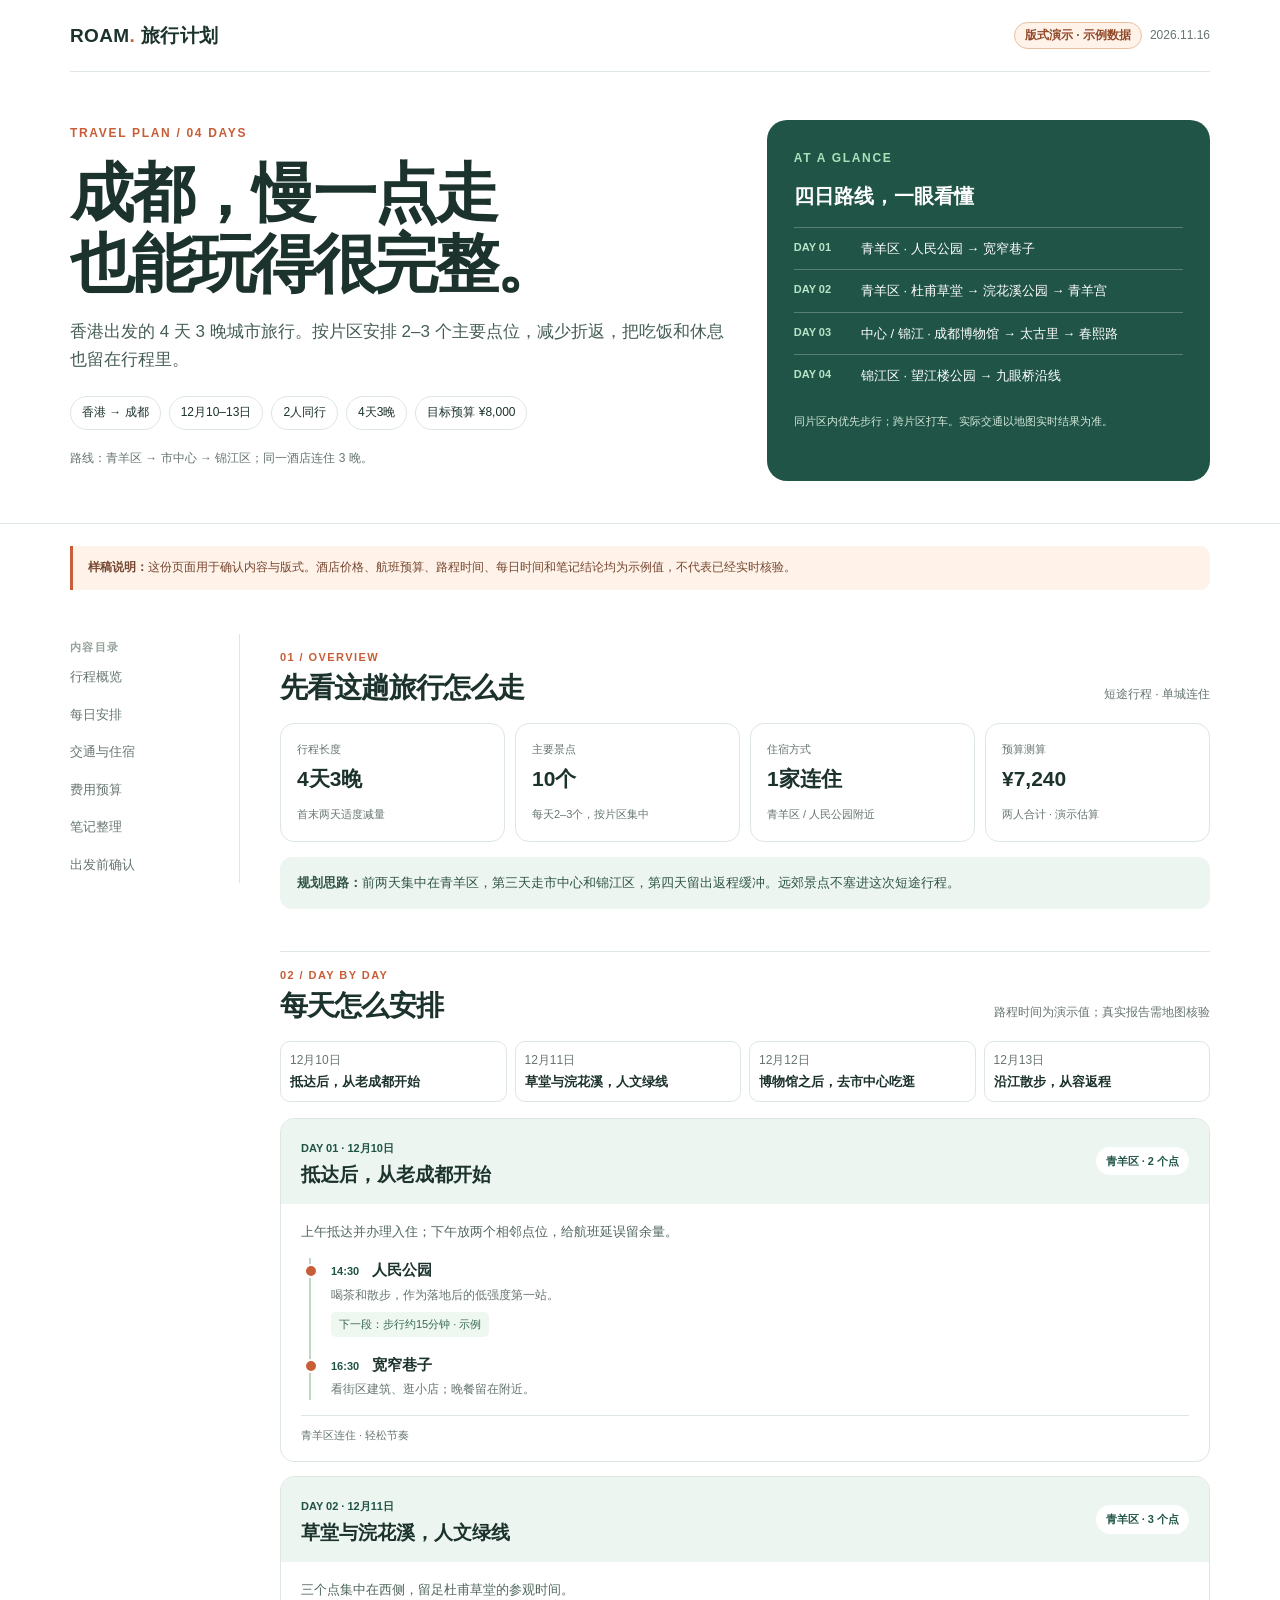
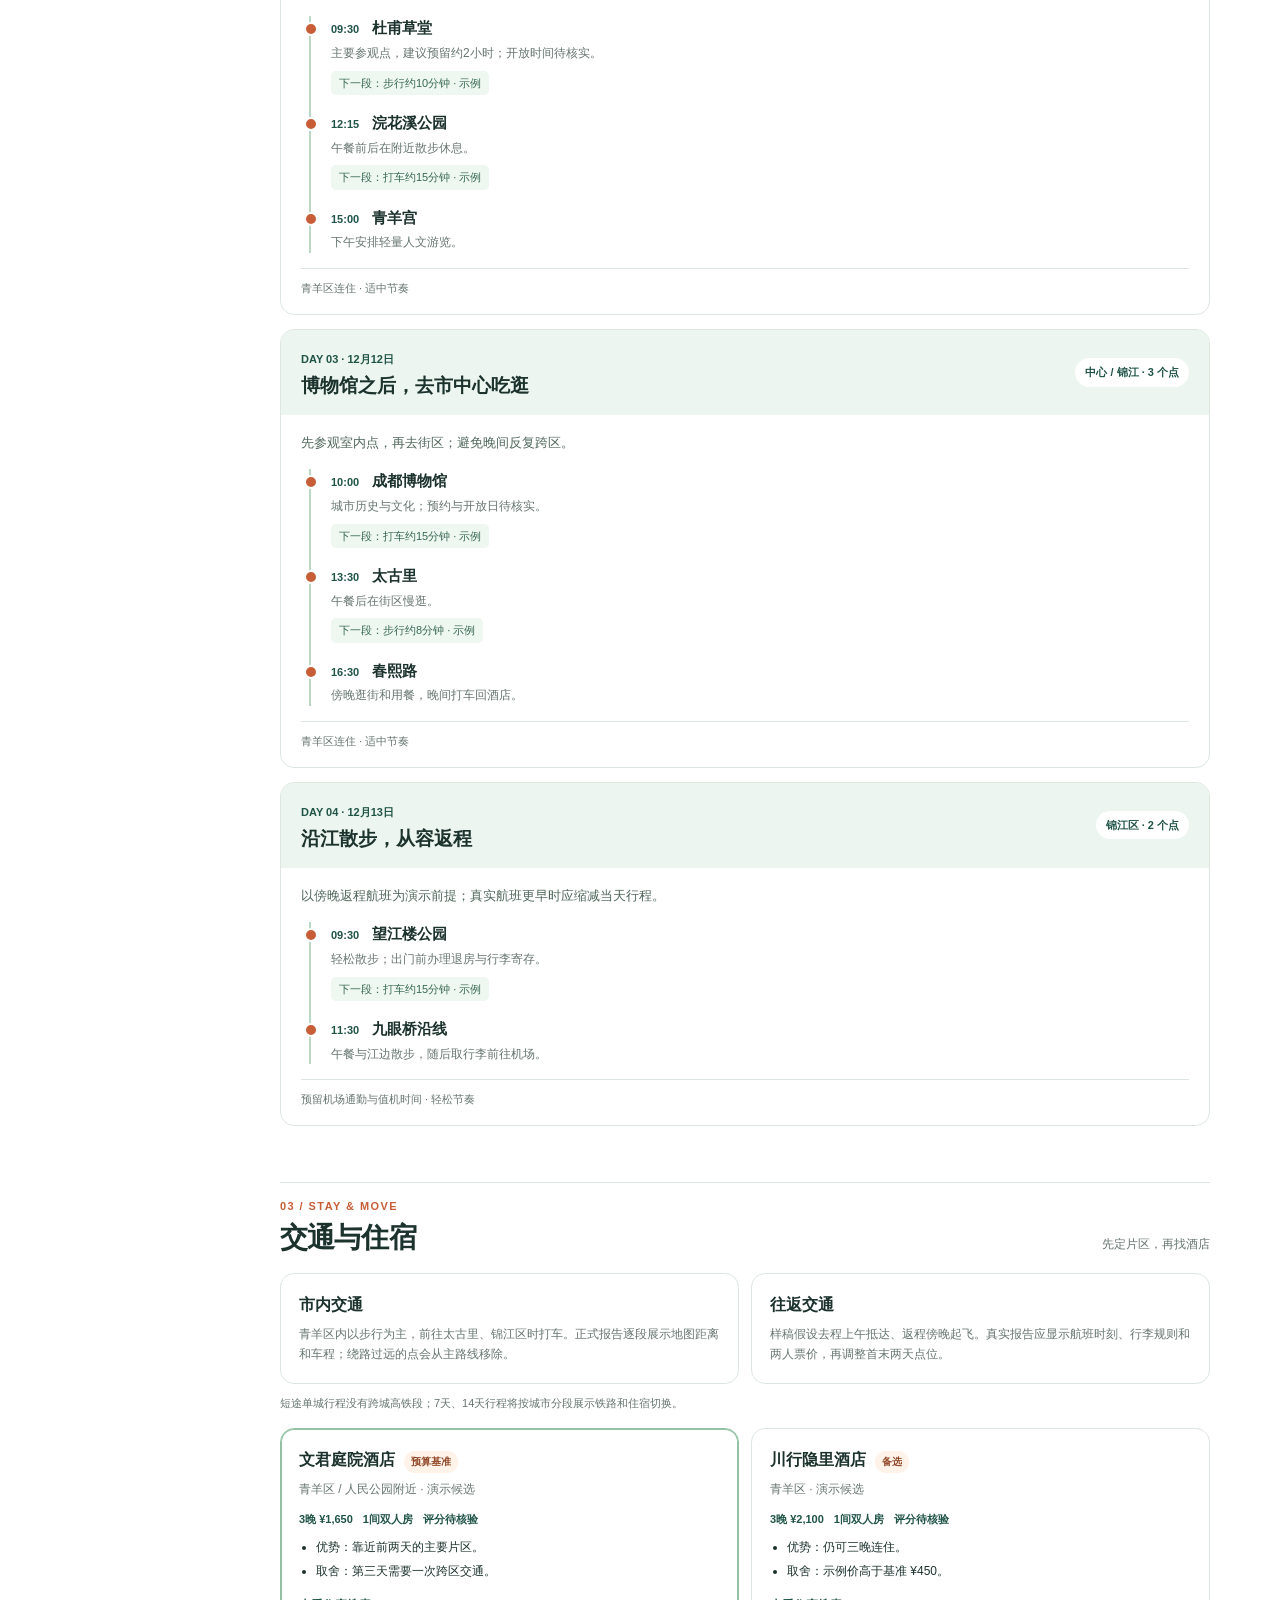
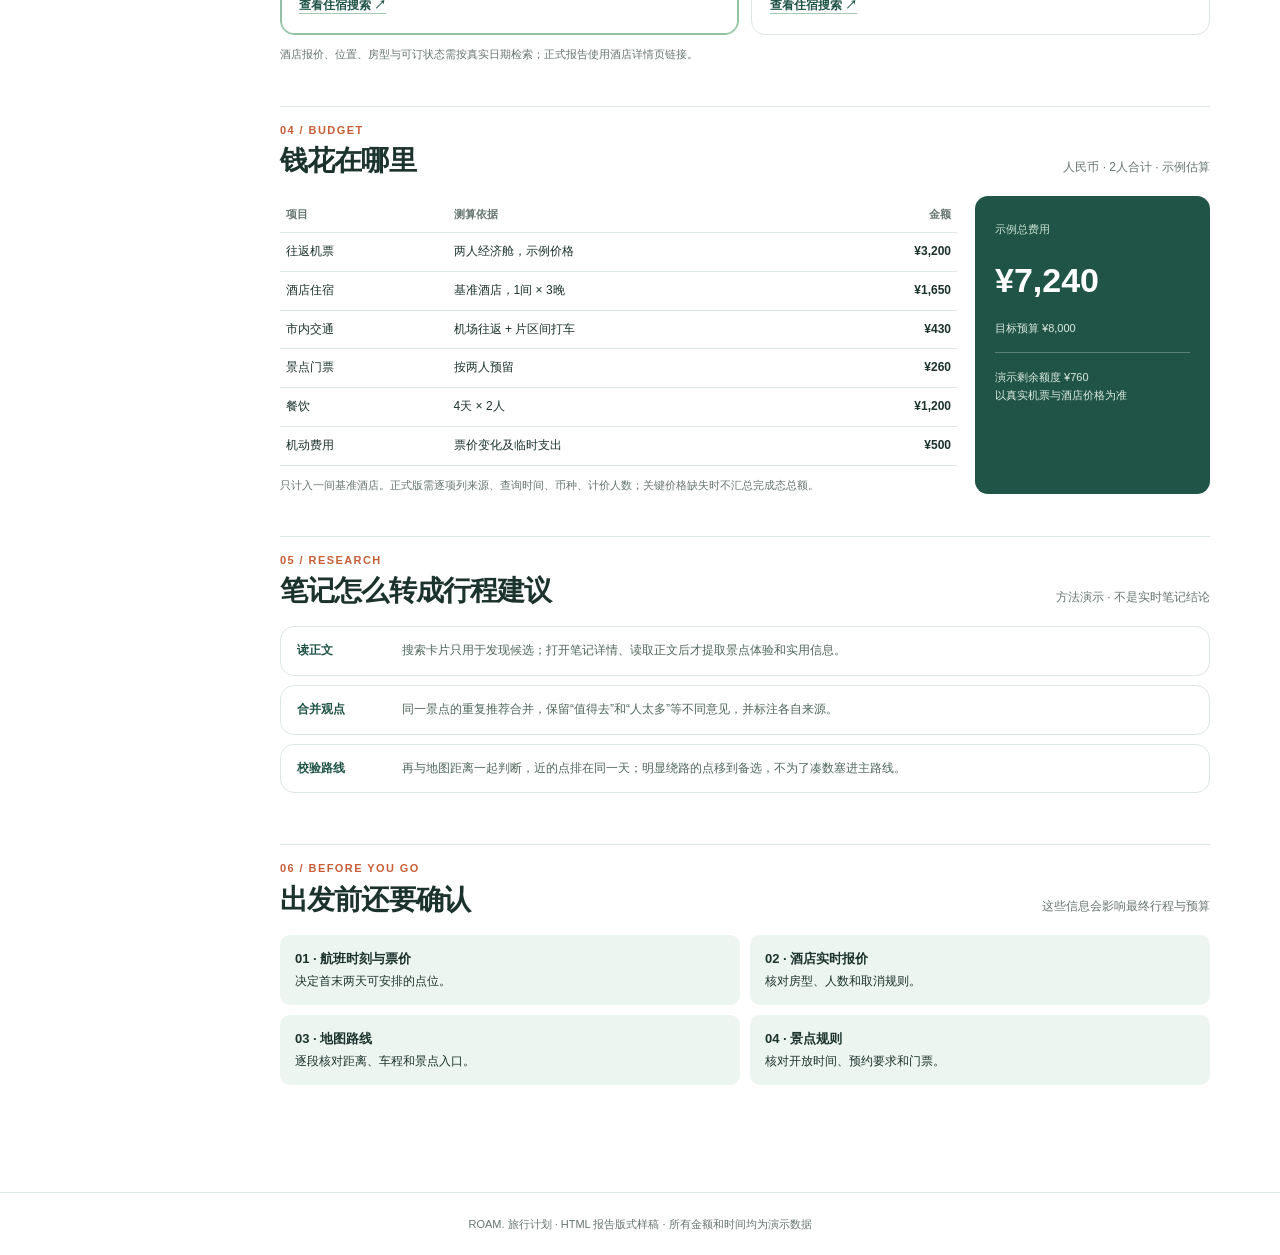
<file: src/travel_agent/reports/templates/travel_report_standard_draft.html>
<!doctype html><html lang="zh-CN"><head><meta charset="utf-8"><meta name="viewport" content="width=device-width,initial-scale=1"><meta name="color-scheme" content="light"><title>成都 4 日旅行计划｜版式样稿</title><style>
:root{--ink:#1c322d;--muted:#66756f;--green:#205447;--mint:#ecf5ef;--line:#dde7df;--orange:#c75e37;--soft:#fff2e9;--paper:#fff}
*{box-sizing:border-box}html{scroll-behavior:smooth}body{margin:0;background:var(--paper);color:var(--ink);font:15px/1.65 -apple-system,BlinkMacSystemFont,"PingFang SC","Microsoft YaHei",sans-serif}a{color:inherit}a:focus-visible{outline:3px solid var(--orange);outline-offset:3px}.wrap{max-width:1200px;margin:auto;padding:0 30px}
.top{height:72px;display:flex;justify-content:space-between;align-items:center;border-bottom:1px solid var(--line)}.brand{font-weight:900;font-size:19px;text-decoration:none;letter-spacing:.02em}.brand em{color:var(--orange);font-style:normal}.small{font-size:12px;color:var(--muted)}.badge{display:inline-block;border:1px solid #eabf9f;background:var(--soft);color:#914829;border-radius:99px;padding:3px 10px;margin-right:8px;font-weight:700}
.hero{padding:48px 0 42px;border-bottom:1px solid var(--line)}.hero-grid{display:grid;grid-template-columns:1.2fr .8fr;gap:32px}.eyebrow{font-size:12px;font-weight:850;letter-spacing:.14em;color:var(--orange)}h1{font-size:clamp(38px,5vw,66px);line-height:1.12;letter-spacing:-.05em;margin:13px 0 17px}.lead{font-size:17px;max-width:670px;color:#455e53;margin:0 0 22px}.chips{display:flex;flex-wrap:wrap;gap:8px}.chip{font-size:12px;padding:6px 11px;border:1px solid var(--line);border-radius:99px}.hero .sub{font-size:12px;color:var(--muted);margin-top:19px}.route{background:var(--green);color:#fff;border-radius:20px;padding:25px 27px}.route .eyebrow{color:#a7e2bb}.route h2{font-size:20px;margin:10px 0 14px}.route ol{list-style:none;margin:0;padding:0}.route li{border-top:1px solid #ffffff40;padding:10px 0;display:grid;grid-template-columns:58px 1fr;gap:9px;font-size:13px}.route li b{color:#b8e4c8;font-size:11px}.route p{font-size:11px;color:#d1e8d9;margin:15px 0 0}
.notice{background:var(--soft);border-left:3px solid var(--orange);border-radius:0 10px 10px 0;padding:12px 15px;margin:22px 0;color:#75462f;font-size:12px}
.layout{display:grid;grid-template-columns:170px minmax(0,1fr);gap:40px;padding-top:22px;padding-bottom:65px}.nav{position:sticky;top:20px;align-self:start;border-right:1px solid var(--line);padding-right:20px}.nav span{font-size:11px;color:#94a299;letter-spacing:.13em;font-weight:800}.nav a{display:block;text-decoration:none;color:var(--muted);font-size:13px;padding:8px 0}.nav a:hover{color:var(--orange)}main{min-width:0}.section{padding:14px 0 42px;border-bottom:1px solid var(--line);scroll-margin-top:20px}.section:last-child{border:0}.section-header{display:flex;justify-content:space-between;align-items:end;gap:12px;margin-bottom:18px}.section-header span{display:block;color:var(--orange);font-size:11px;font-weight:850;letter-spacing:.13em}.section-header h2{font-size:28px;line-height:1.25;letter-spacing:-.03em;margin:4px 0 0}.section-header p{font-size:12px;color:var(--muted);margin:0}
.metrics{display:grid;grid-template-columns:repeat(4,1fr);gap:10px}.metric,.card,.day,.insight{background:#fff;border:1px solid var(--line);border-radius:14px}.metric{padding:16px}.metric label{display:block;color:var(--muted);font-size:11px}.metric strong{display:block;font-size:21px;margin:4px 0}.metric small{font-size:11px;color:var(--muted)}.summary{background:var(--mint);padding:15px 17px;border-radius:12px;font-size:13px;margin:15px 0 0;color:#315547}
.day-index{display:grid;grid-template-columns:repeat(4,1fr);gap:8px;margin-bottom:16px}.day-index a{font-size:12px;text-decoration:none;border:1px solid var(--line);border-radius:10px;padding:9px;color:var(--muted)}.day-index b{display:block;color:var(--ink);font-size:13px}.day{overflow:hidden;margin-bottom:14px}.day-head{background:var(--mint);padding:16px 20px;display:flex;justify-content:space-between;align-items:center;gap:10px}.day-head span{font-size:11px;font-weight:850;color:var(--green)}.day-head h3{font-size:19px;line-height:1.3;margin:3px 0 0}.day-head b{background:#fff;border-radius:99px;padding:5px 10px;color:var(--green);font-size:11px;white-space:nowrap}.day-content{padding:17px 20px}.day-intro{font-size:13px;color:#50675c;margin:0 0 16px}.timeline{list-style:none;margin:0 0 0 8px;padding:0;border-left:2px solid #bbd8c5}.stop{position:relative;padding:0 0 16px 20px}.stop:last-child{padding-bottom:0}.stop:before{content:"";position:absolute;left:-7px;top:6px;width:10px;height:10px;border-radius:50%;background:var(--orange);border:2px solid #fff}.stop-title{display:flex;gap:13px;align-items:baseline}.stop time{font-weight:850;color:var(--green);font-size:11px}.stop strong{font-size:15px}.stop p{font-size:12px;color:var(--muted);margin:3px 0 6px}.transfer{display:inline-block;font-size:11px;color:#386953;background:#eef7f0;padding:3px 8px;border-radius:5px}.day-foot{border-top:1px solid var(--line);margin-top:15px;padding-top:10px;font-size:11px;color:var(--muted)}
.cards{display:grid;grid-template-columns:1fr 1fr;gap:12px}.card{padding:18px}.card h3{margin:0 0 7px;font-size:16px}.card p{margin:0;font-size:12px;color:var(--muted)}.card .meta{display:flex;gap:10px;flex-wrap:wrap;color:var(--green);font-size:11px;font-weight:750;margin:10px 0}.card ul{margin:10px 0;padding-left:17px;font-size:12px}.card li{margin:4px 0}.card .label{display:inline-block;border-radius:99px;background:var(--soft);color:#914829;font-size:10px;padding:3px 7px;margin-left:5px}.card a{font-size:12px;font-weight:800;color:var(--green);text-decoration:underline;text-decoration-color:#a4cab2;text-underline-offset:4px}.selected{border-color:#92c2a3;box-shadow:inset 0 0 0 1px #92c2a3}.note{font-size:11px;color:var(--muted);margin:10px 0 0}
.budget{display:grid;grid-template-columns:1fr 235px;gap:18px}table{width:100%;border-collapse:collapse;font-size:12px}th{text-align:left;color:var(--muted);font-size:11px;font-weight:750}td,th{padding:9px 6px;border-bottom:1px solid var(--line)}td:last-child,th:last-child{text-align:right;font-weight:750;white-space:nowrap}.total{background:var(--green);color:#fff;border-radius:13px;padding:20px}.total span{font-size:11px;color:#c6e1d0}.total strong{display:block;font-size:34px;margin:11px 0}.total p{font-size:11px;color:#dcebe0;margin:0}.total hr{border:0;border-top:1px solid #ffffff44;margin:15px 0}.insight{padding:14px 16px;margin-bottom:9px;display:grid;grid-template-columns:95px 1fr;gap:10px}.insight b{font-size:12px;color:var(--green)}.insight p{font-size:12px;color:#4f665b;margin:0}.checks{display:grid;grid-template-columns:1fr 1fr;gap:10px}.check{background:var(--mint);border-radius:10px;padding:13px 15px;font-size:12px}.check b{display:block;font-size:13px;margin-bottom:3px}.footer{border-top:1px solid var(--line);padding:22px;color:var(--muted);font-size:11px;text-align:center}
@media(max-width:900px){.hero-grid{grid-template-columns:1fr}.layout{grid-template-columns:1fr}.nav{position:static;border:0;border-bottom:1px solid var(--line);display:flex;gap:13px;overflow:auto;white-space:nowrap}.nav span{display:none}.metrics{grid-template-columns:repeat(2,1fr)}}
@media(max-width:600px){.wrap{padding:0 16px}.top{height:60px}.small{font-size:10px}.badge{padding:2px 6px;margin-right:4px}.hero{padding:30px 0}.lead{font-size:14px}.route{padding:19px}.section-header{display:block}.section-header p{margin-top:5px}.section-header h2{font-size:24px}.day-index,.cards,.budget,.checks{grid-template-columns:1fr 1fr}.cards,.budget,.checks{grid-template-columns:1fr}.day-head{align-items:start}.day-head b{white-space:normal}.insight{grid-template-columns:1fr;gap:4px}table th:nth-child(2),table td:nth-child(2){display:none}}
@media print{.nav,.day-index{display:none}.layout{display:block}.wrap{max-width:none}.route,.total{-webkit-print-color-adjust:exact;print-color-adjust:exact}.day,.card,.metric{break-inside:avoid}}
</style></head><body>
<div class="wrap"><header class="top"><a class="brand" href="#top">ROAM<em>.</em> 旅行计划</a><div class="small"><span class="badge">版式演示 · 示例数据</span>2026.11.16</div></header></div>
<section class="hero" id="top"><div class="wrap hero-grid"><div><span class="eyebrow">TRAVEL PLAN / 04 DAYS</span><h1>成都，慢一点走<br>也能玩得很完整。</h1><p class="lead">香港出发的 4 天 3 晚城市旅行。按片区安排 2–3 个主要点位，减少折返，把吃饭和休息也留在行程里。</p><div class="chips"><span class="chip">香港 → 成都</span><span class="chip">12月10–13日</span><span class="chip">2人同行</span><span class="chip">4天3晚</span><span class="chip">目标预算 ¥8,000</span></div><p class="sub">路线：青羊区 → 市中心 → 锦江区；同一酒店连住 3 晚。</p></div><aside class="route"><span class="eyebrow">AT A GLANCE</span><h2>四日路线，一眼看懂</h2><ol><li><b>DAY 01</b><span>青羊区 · 人民公园 → 宽窄巷子</span></li><li><b>DAY 02</b><span>青羊区 · 杜甫草堂 → 浣花溪公园 → 青羊宫</span></li><li><b>DAY 03</b><span>中心 / 锦江 · 成都博物馆 → 太古里 → 春熙路</span></li><li><b>DAY 04</b><span>锦江区 · 望江楼公园 → 九眼桥沿线</span></li></ol><p>同片区内优先步行；跨片区打车。实际交通以地图实时结果为准。</p></aside></div></section>
<div class="wrap"><p class="notice"><b>样稿说明：</b>这份页面用于确认内容与版式。酒店价格、航班预算、路程时间、每日时间和笔记结论均为示例值，不代表已经实时核验。</p></div>
<div class="wrap layout"><nav class="nav" aria-label="目录"><span>内容目录</span><a href="#overview">行程概览</a><a href="#days">每日安排</a><a href="#stay">交通与住宿</a><a href="#cost">费用预算</a><a href="#research">笔记整理</a><a href="#todo">出发前确认</a></nav><main>
<section class="section" id="overview"><div class="section-header"><div><span>01 / OVERVIEW</span><h2>先看这趟旅行怎么走</h2></div><p>短途行程 · 单城连住</p></div><div class="metrics"><div class="metric"><label>行程长度</label><strong>4天3晚</strong><small>首末两天适度减量</small></div><div class="metric"><label>主要景点</label><strong>10个</strong><small>每天2–3个，按片区集中</small></div><div class="metric"><label>住宿方式</label><strong>1家连住</strong><small>青羊区 / 人民公园附近</small></div><div class="metric"><label>预算测算</label><strong>¥7,240</strong><small>两人合计 · 演示估算</small></div></div><p class="summary"><b>规划思路：</b>前两天集中在青羊区，第三天走市中心和锦江区，第四天留出返程缓冲。远郊景点不塞进这次短途行程。</p></section>
<section class="section" id="days"><div class="section-header"><div><span>02 / DAY BY DAY</span><h2>每天怎么安排</h2></div><p>路程时间为演示值；真实报告需地图核验</p></div><div class="day-index"><a href="#day01">12月10日<b>抵达后，从老成都开始</b></a><a href="#day02">12月11日<b>草堂与浣花溪，人文绿线</b></a><a href="#day03">12月12日<b>博物馆之后，去市中心吃逛</b></a><a href="#day04">12月13日<b>沿江散步，从容返程</b></a></div><article class="day" id="day01"><header class="day-head"><div><span>DAY 01 · 12月10日</span><h3>抵达后，从老成都开始</h3></div><b>青羊区 · 2 个点</b></header><div class="day-content"><p class="day-intro">上午抵达并办理入住；下午放两个相邻点位，给航班延误留余量。</p><ol class="timeline"><li class="stop"><div class="stop-title"><time>14:30</time><strong>人民公园</strong></div><p>喝茶和散步，作为落地后的低强度第一站。</p><span class=transfer>下一段：步行约15分钟 · 示例</span></li><li class="stop"><div class="stop-title"><time>16:30</time><strong>宽窄巷子</strong></div><p>看街区建筑、逛小店；晚餐留在附近。</p></li></ol><div class="day-foot">青羊区连住 · 轻松节奏</div></div></article><article class="day" id="day02"><header class="day-head"><div><span>DAY 02 · 12月11日</span><h3>草堂与浣花溪，人文绿线</h3></div><b>青羊区 · 3 个点</b></header><div class="day-content"><p class="day-intro">三个点集中在西侧，留足杜甫草堂的参观时间。</p><ol class="timeline"><li class="stop"><div class="stop-title"><time>09:30</time><strong>杜甫草堂</strong></div><p>主要参观点，建议预留约2小时；开放时间待核实。</p><span class=transfer>下一段：步行约10分钟 · 示例</span></li><li class="stop"><div class="stop-title"><time>12:15</time><strong>浣花溪公园</strong></div><p>午餐前后在附近散步休息。</p><span class=transfer>下一段：打车约15分钟 · 示例</span></li><li class="stop"><div class="stop-title"><time>15:00</time><strong>青羊宫</strong></div><p>下午安排轻量人文游览。</p></li></ol><div class="day-foot">青羊区连住 · 适中节奏</div></div></article><article class="day" id="day03"><header class="day-head"><div><span>DAY 03 · 12月12日</span><h3>博物馆之后，去市中心吃逛</h3></div><b>中心 / 锦江 · 3 个点</b></header><div class="day-content"><p class="day-intro">先参观室内点，再去街区；避免晚间反复跨区。</p><ol class="timeline"><li class="stop"><div class="stop-title"><time>10:00</time><strong>成都博物馆</strong></div><p>城市历史与文化；预约与开放日待核实。</p><span class=transfer>下一段：打车约15分钟 · 示例</span></li><li class="stop"><div class="stop-title"><time>13:30</time><strong>太古里</strong></div><p>午餐后在街区慢逛。</p><span class=transfer>下一段：步行约8分钟 · 示例</span></li><li class="stop"><div class="stop-title"><time>16:30</time><strong>春熙路</strong></div><p>傍晚逛街和用餐，晚间打车回酒店。</p></li></ol><div class="day-foot">青羊区连住 · 适中节奏</div></div></article><article class="day" id="day04"><header class="day-head"><div><span>DAY 04 · 12月13日</span><h3>沿江散步，从容返程</h3></div><b>锦江区 · 2 个点</b></header><div class="day-content"><p class="day-intro">以傍晚返程航班为演示前提；真实航班更早时应缩减当天行程。</p><ol class="timeline"><li class="stop"><div class="stop-title"><time>09:30</time><strong>望江楼公园</strong></div><p>轻松散步；出门前办理退房与行李寄存。</p><span class=transfer>下一段：打车约15分钟 · 示例</span></li><li class="stop"><div class="stop-title"><time>11:30</time><strong>九眼桥沿线</strong></div><p>午餐与江边散步，随后取行李前往机场。</p></li></ol><div class="day-foot">预留机场通勤与值机时间 · 轻松节奏</div></div></article></section>
<section class="section" id="stay"><div class="section-header"><div><span>03 / STAY & MOVE</span><h2>交通与住宿</h2></div><p>先定片区，再找酒店</p></div><div class="cards"><div class="card"><h3>市内交通</h3><p>青羊区内以步行为主，前往太古里、锦江区时打车。正式报告逐段展示地图距离和车程；绕路过远的点会从主路线移除。</p></div><div class="card"><h3>往返交通</h3><p>样稿假设去程上午抵达、返程傍晚起飞。真实报告应显示航班时刻、行李规则和两人票价，再调整首末两天点位。</p></div></div><p class="note">短途单城行程没有跨城高铁段；7天、14天行程将按城市分段展示铁路和住宿切换。</p><div style="height:16px"></div><div class="cards"><div class="card selected"><h3>文君庭院酒店 <span class="label">预算基准</span></h3><p>青羊区 / 人民公园附近 · 演示候选</p><div class="meta"><span>3晚 ¥1,650</span><span>1间双人房</span><span>评分待核验</span></div><ul><li>优势：靠近前两天的主要片区。</li><li>取舍：第三天需要一次跨区交通。</li></ul><a href="https://www.booking.com/searchresults.html?ss=Wenjun%20Courtyard%20Hotel%20Chengdu" target="_blank" rel="noopener noreferrer">查看住宿搜索 ↗</a></div><div class="card"><h3>川行隐里酒店 <span class="label">备选</span></h3><p>青羊区 · 演示候选</p><div class="meta"><span>3晚 ¥2,100</span><span>1间双人房</span><span>评分待核验</span></div><ul><li>优势：仍可三晚连住。</li><li>取舍：示例价高于基准 ¥450。</li></ul><a href="https://www.booking.com/searchresults.html?ss=Chuanxing%20Yinli%20Hotel%20Chengdu" target="_blank" rel="noopener noreferrer">查看住宿搜索 ↗</a></div></div><p class="note">酒店报价、位置、房型与可订状态需按真实日期检索；正式报告使用酒店详情页链接。</p></section>
<section class="section" id="cost"><div class="section-header"><div><span>04 / BUDGET</span><h2>钱花在哪里</h2></div><p>人民币 · 2人合计 · 示例估算</p></div><div class="budget"><div><table><thead><tr><th>项目</th><th>测算依据</th><th>金额</th></tr></thead><tbody><tr><td>往返机票</td><td>两人经济舱，示例价格</td><td>¥3,200</td></tr><tr><td>酒店住宿</td><td>基准酒店，1间 × 3晚</td><td>¥1,650</td></tr><tr><td>市内交通</td><td>机场往返 + 片区间打车</td><td>¥430</td></tr><tr><td>景点门票</td><td>按两人预留</td><td>¥260</td></tr><tr><td>餐饮</td><td>4天 × 2人</td><td>¥1,200</td></tr><tr><td>机动费用</td><td>票价变化及临时支出</td><td>¥500</td></tr></tbody></table><p class="note">只计入一间基准酒店。正式版需逐项列来源、查询时间、币种、计价人数；关键价格缺失时不汇总完成态总额。</p></div><aside class="total"><span>示例总费用</span><strong>¥7,240</strong><p>目标预算 ¥8,000</p><hr><p>演示剩余额度 ¥760<br>以真实机票与酒店价格为准</p></aside></div></section>
<section class="section" id="research"><div class="section-header"><div><span>05 / RESEARCH</span><h2>笔记怎么转成行程建议</h2></div><p>方法演示 · 不是实时笔记结论</p></div><div class="insight"><b>读正文</b><p>搜索卡片只用于发现候选；打开笔记详情、读取正文后才提取景点体验和实用信息。</p></div><div class="insight"><b>合并观点</b><p>同一景点的重复推荐合并，保留“值得去”和“人太多”等不同意见，并标注各自来源。</p></div><div class="insight"><b>校验路线</b><p>再与地图距离一起判断，近的点排在同一天；明显绕路的点移到备选，不为了凑数塞进主路线。</p></div></section>
<section class="section" id="todo"><div class="section-header"><div><span>06 / BEFORE YOU GO</span><h2>出发前还要确认</h2></div><p>这些信息会影响最终行程与预算</p></div><div class="checks"><div class="check"><b>01 · 航班时刻与票价</b>决定首末两天可安排的点位。</div><div class="check"><b>02 · 酒店实时报价</b>核对房型、人数和取消规则。</div><div class="check"><b>03 · 地图路线</b>逐段核对距离、车程和景点入口。</div><div class="check"><b>04 · 景点规则</b>核对开放时间、预约要求和门票。</div></div></section>
</main></div><footer class="footer">ROAM. 旅行计划 · HTML 报告版式样稿 · 所有金额和时间均为演示数据</footer></body></html>
</file>
